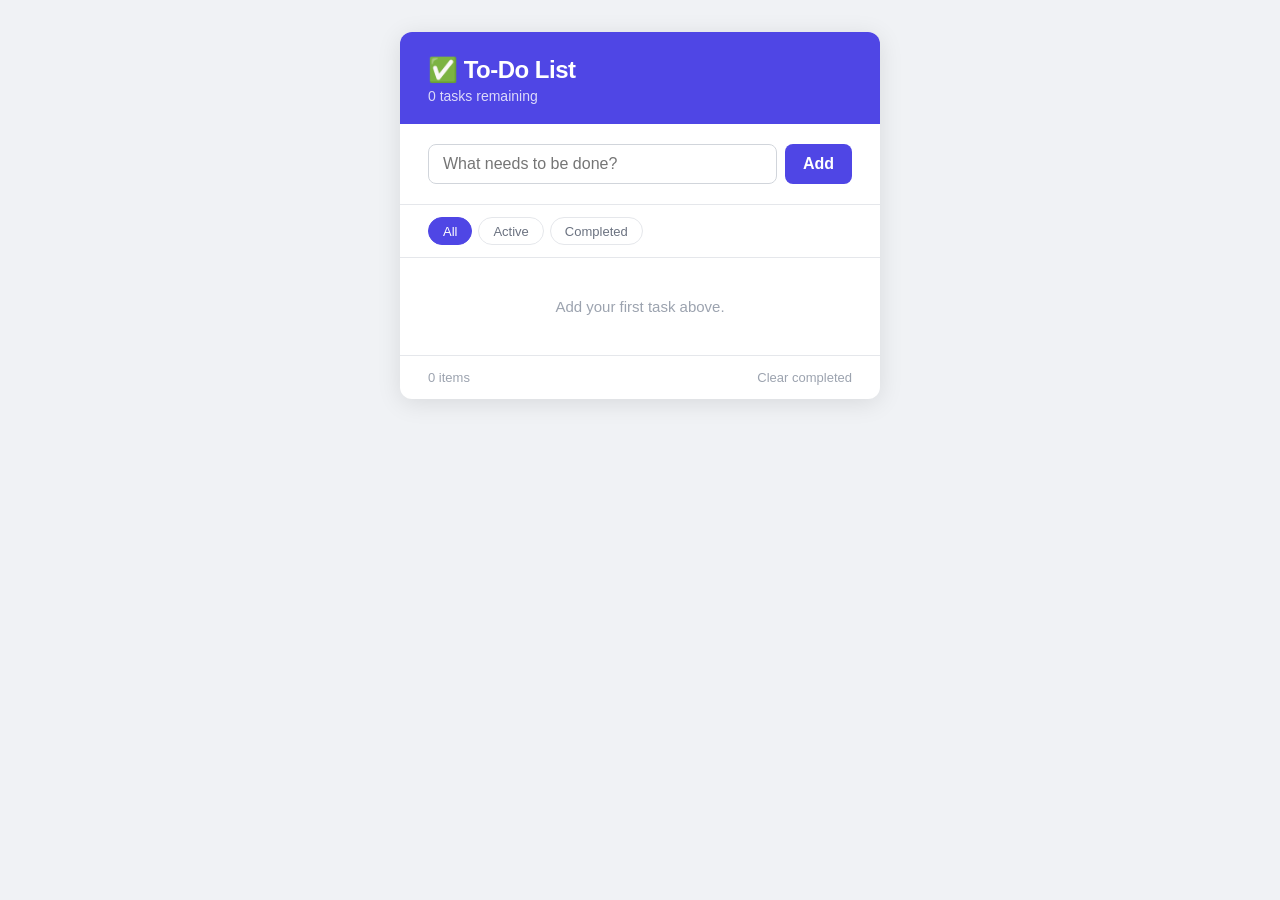
<file: index.html>
<!DOCTYPE html>
<html lang="en">
<head>
  <meta charset="UTF-8" />
  <meta name="viewport" content="width=device-width, initial-scale=1.0" />
  <title>To-Do List</title>
  <link rel="stylesheet" href="style.css" />
</head>
<body>
  <div class="app">
    <header class="app-header">
      <h1>✅ To-Do List</h1>
      <p id="summary">0 tasks remaining</p>
    </header>

    <form class="add-form" id="add-form">
      <input
        type="text"
        id="new-todo"
        placeholder="What needs to be done?"
        autocomplete="off"
        maxlength="200"
      />
      <button type="submit">Add</button>
    </form>

    <div class="filters">
      <button class="active" data-filter="all">All</button>
      <button data-filter="active">Active</button>
      <button data-filter="completed">Completed</button>
    </div>

    <ul class="todo-list" id="todo-list"></ul>

    <footer class="app-footer">
      <span id="footer-count">0 items</span>
      <button id="clear-completed">Clear completed</button>
    </footer>
  </div>

  <script>
    const STORAGE_KEY = 'bb-todos';

    // --- State ---
    let todos = load();
    let filter = 'all';

    function load() {
      try {
        return JSON.parse(localStorage.getItem(STORAGE_KEY)) || [];
      } catch {
        return [];
      }
    }

    function save() {
      try {
        localStorage.setItem(STORAGE_KEY, JSON.stringify(todos));
      } catch {
        // storage unavailable – silently continue
      }
    }

    // --- Render ---
    function render() {
      const list = document.getElementById('todo-list');
      const visible = todos.filter(t =>
        filter === 'all' ? true :
        filter === 'active' ? !t.done :
        t.done
      );

      if (visible.length === 0) {
        list.innerHTML = `<li class="empty-state">${
          filter === 'completed' ? 'No completed tasks yet.' :
          filter === 'active'    ? 'Nothing left to do! 🎉' :
                                   'Add your first task above.'
        }</li>`;
      } else {
        list.innerHTML = visible.map(t => `
          <li class="todo-item${t.done ? ' completed' : ''}" data-id="${t.id}">
            <input type="checkbox" id="cb-${t.id}" ${t.done ? 'checked' : ''}
                   onchange="toggle('${t.id}')" />
            <label for="cb-${t.id}">${escHtml(t.text)}</label>
            <button class="delete-btn" onclick="remove('${t.id}')"
                    title="Delete" aria-label="Delete todo">✕</button>
          </li>
        `).join('');
      }

      const remaining = todos.filter(t => !t.done).length;
      document.getElementById('summary').textContent =
        `${remaining} task${remaining !== 1 ? 's' : ''} remaining`;
      document.getElementById('footer-count').textContent =
        `${todos.length} item${todos.length !== 1 ? 's' : ''}`;

      document.querySelectorAll('.filters button').forEach(btn => {
        btn.classList.toggle('active', btn.dataset.filter === filter);
      });
    }

    function escHtml(str) {
      return str
        .replace(/&/g, '&amp;')
        .replace(/</g, '&lt;')
        .replace(/>/g, '&gt;')
        .replace(/"/g, '&quot;')
        .replace(/'/g, '&#39;');
    }

    // --- Actions ---
    function addTodo(text) {
      text = text.trim();
      if (!text) return;
      todos.push({ id: crypto.randomUUID(), text, done: false });
      save();
      render();
    }

    function toggle(id) {
      const t = todos.find(t => t.id === id);
      if (t) { t.done = !t.done; save(); render(); }
    }

    function remove(id) {
      todos = todos.filter(t => t.id !== id);
      save();
      render();
    }

    // --- Event listeners ---
    document.getElementById('add-form').addEventListener('submit', e => {
      e.preventDefault();
      const input = document.getElementById('new-todo');
      addTodo(input.value);
      input.value = '';
    });

    document.querySelectorAll('.filters button').forEach(btn => {
      btn.addEventListener('click', () => {
        filter = btn.dataset.filter;
        render();
      });
    });

    document.getElementById('clear-completed').addEventListener('click', () => {
      todos = todos.filter(t => !t.done);
      save();
      render();
    });

    // --- Init ---
    render();
  </script>
</body>
</html>
</file>
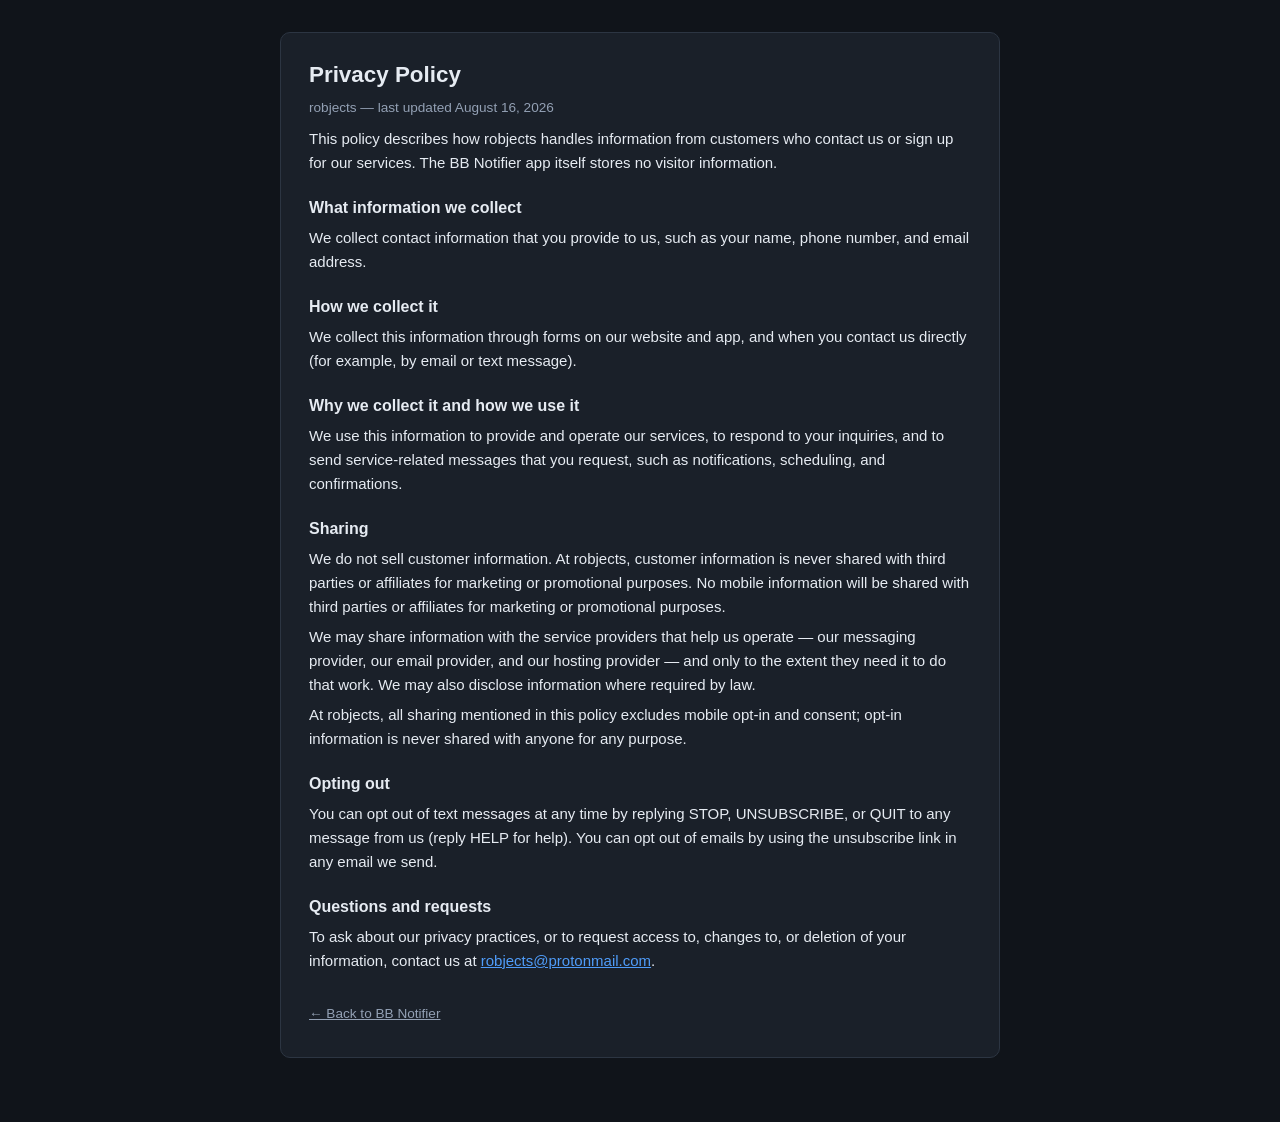
<file: notifier_app/templates/privacy.html>
<!doctype html>
<html lang="en">
<head>
<meta charset="utf-8">
<meta name="viewport" content="width=device-width, initial-scale=1">
<title>Privacy Policy — robjects</title>
<style>
  :root {
    --bg: #10141a; --card: #1a2029; --border: #2c3542; --text: #e6ebf2;
    --muted: #93a0b4; --accent: #4f9cf9;
  }
  * { box-sizing: border-box; }
  body {
    margin: 0; padding: 2rem 1rem 4rem; background: var(--bg); color: var(--text);
    font: 15px/1.6 -apple-system, BlinkMacSystemFont, "Segoe UI", Roboto, sans-serif;
  }
  main {
    max-width: 720px; margin: 0 auto; background: var(--card);
    border: 1px solid var(--border); border-radius: 10px; padding: 1.5rem 1.75rem 2rem;
  }
  h1 { font-size: 1.4rem; margin: 0 0 .25rem; }
  .updated { color: var(--muted); font-size: .85rem; margin: 0 0 .5rem; }
  .scope { margin: 0 0 1.25rem; }
  h2 { font-size: 1rem; margin: 1.25rem 0 .35rem; }
  p { margin: .35rem 0; }
  a { color: var(--accent); }
  .back { display: inline-block; margin-top: 1.5rem; color: var(--muted); font-size: .85rem; }
</style>
</head>
<body>
<main>
  <h1>Privacy Policy</h1>
  <p class="updated">robjects — last updated August 16, 2026</p>
  <p class="scope">This policy describes how robjects handles information from customers who
  contact us or sign up for our services. The BB Notifier app itself stores no visitor
  information.</p>

  <h2>What information we collect</h2>
  <p>We collect contact information that you provide to us, such as your name, phone
  number, and email address.</p>

  <h2>How we collect it</h2>
  <p>We collect this information through forms on our website and app, and when you
  contact us directly (for example, by email or text message).</p>

  <h2>Why we collect it and how we use it</h2>
  <p>We use this information to provide and operate our services, to respond to your
  inquiries, and to send service-related messages that you request, such as
  notifications, scheduling, and confirmations.</p>

  <h2>Sharing</h2>
  <p>We do not sell customer information. At robjects, customer information is never
  shared with third parties or affiliates for marketing or promotional purposes.
  No mobile information will be shared with third parties or affiliates for marketing
  or promotional purposes.</p>
  <p>We may share information with the service providers that help us operate — our
  messaging provider, our email provider, and our hosting provider — and only to the
  extent they need it to do that work. We may also disclose information where required
  by law.</p>
  <p>At robjects, all sharing mentioned in this policy excludes mobile opt-in and
  consent; opt-in information is never shared with anyone for any purpose.</p>

  <h2>Opting out</h2>
  <p>You can opt out of text messages at any time by replying STOP, UNSUBSCRIBE, or
  QUIT to any message from us (reply HELP for help). You can opt out of emails by
  using the unsubscribe link in any email we send.</p>

  <h2>Questions and requests</h2>
  <p>To ask about our privacy practices, or to request access to, changes to, or
  deletion of your information, contact us at
  <a href="mailto:robjects@protonmail.com">robjects@protonmail.com</a>.</p>

  <a class="back" href="/">&larr; Back to BB Notifier</a>
</main>
</body>
</html>
</file>
<file: style.css>
*, *::before, *::after { box-sizing: border-box; margin: 0; padding: 0; }

body {
  font-family: -apple-system, BlinkMacSystemFont, "Segoe UI", Roboto, sans-serif;
  background: #f0f2f5;
  min-height: 100vh;
  display: flex;
  align-items: flex-start;
  justify-content: center;
  padding: 2rem 1rem;
}

.app {
  background: #fff;
  border-radius: 12px;
  box-shadow: 0 4px 24px rgba(0,0,0,.10);
  width: 100%;
  max-width: 480px;
  overflow: hidden;
}

.app-header {
  background: #4f46e5;
  color: #fff;
  padding: 1.5rem 1.75rem 1.25rem;
}

.app-header h1 {
  font-size: 1.5rem;
  font-weight: 700;
  letter-spacing: -.5px;
}

.app-header p {
  font-size: .875rem;
  opacity: .8;
  margin-top: .25rem;
}

.add-form {
  display: flex;
  gap: .5rem;
  padding: 1.25rem 1.75rem;
  border-bottom: 1px solid #e5e7eb;
}

.add-form input {
  flex: 1;
  padding: .625rem .875rem;
  border: 1.5px solid #d1d5db;
  border-radius: 8px;
  font-size: 1rem;
  outline: none;
  transition: border-color .15s;
}

.add-form input:focus { border-color: #4f46e5; }

.add-form button {
  padding: .625rem 1.125rem;
  background: #4f46e5;
  color: #fff;
  border: none;
  border-radius: 8px;
  font-size: 1rem;
  font-weight: 600;
  cursor: pointer;
  transition: background .15s;
  white-space: nowrap;
}

.add-form button:hover { background: #4338ca; }

.filters {
  display: flex;
  gap: .375rem;
  padding: .75rem 1.75rem;
  border-bottom: 1px solid #e5e7eb;
}

.filters button {
  padding: .35rem .875rem;
  border: 1.5px solid #e5e7eb;
  border-radius: 20px;
  background: transparent;
  font-size: .8125rem;
  font-weight: 500;
  cursor: pointer;
  transition: all .15s;
  color: #6b7280;
}

.filters button.active,
.filters button:hover {
  background: #4f46e5;
  border-color: #4f46e5;
  color: #fff;
}

.todo-list {
  list-style: none;
  min-height: 80px;
}

.empty-state {
  padding: 2.5rem 1.75rem;
  text-align: center;
  color: #9ca3af;
  font-size: .9375rem;
}

.todo-item {
  display: flex;
  align-items: center;
  gap: .75rem;
  padding: .875rem 1.75rem;
  border-bottom: 1px solid #f3f4f6;
  transition: background .1s;
}

.todo-item:last-child { border-bottom: none; }
.todo-item:hover { background: #f9fafb; }

.todo-item input[type="checkbox"] {
  width: 1.125rem;
  height: 1.125rem;
  accent-color: #4f46e5;
  cursor: pointer;
  flex-shrink: 0;
}

.todo-item label {
  flex: 1;
  font-size: .9375rem;
  cursor: pointer;
  word-break: break-word;
  transition: color .15s;
}

.todo-item.completed label {
  text-decoration: line-through;
  color: #9ca3af;
}

.todo-item .delete-btn {
  background: none;
  border: none;
  cursor: pointer;
  color: #d1d5db;
  font-size: 1.1rem;
  padding: .25rem;
  border-radius: 6px;
  transition: color .15s;
  flex-shrink: 0;
}

.todo-item .delete-btn:hover { color: #ef4444; }

.app-footer {
  display: flex;
  justify-content: space-between;
  align-items: center;
  padding: .875rem 1.75rem;
  border-top: 1px solid #e5e7eb;
  font-size: .8125rem;
  color: #9ca3af;
}

.app-footer button {
  background: none;
  border: none;
  cursor: pointer;
  color: #9ca3af;
  font-size: .8125rem;
  transition: color .15s;
}

.app-footer button:hover { color: #ef4444; }
</file>
